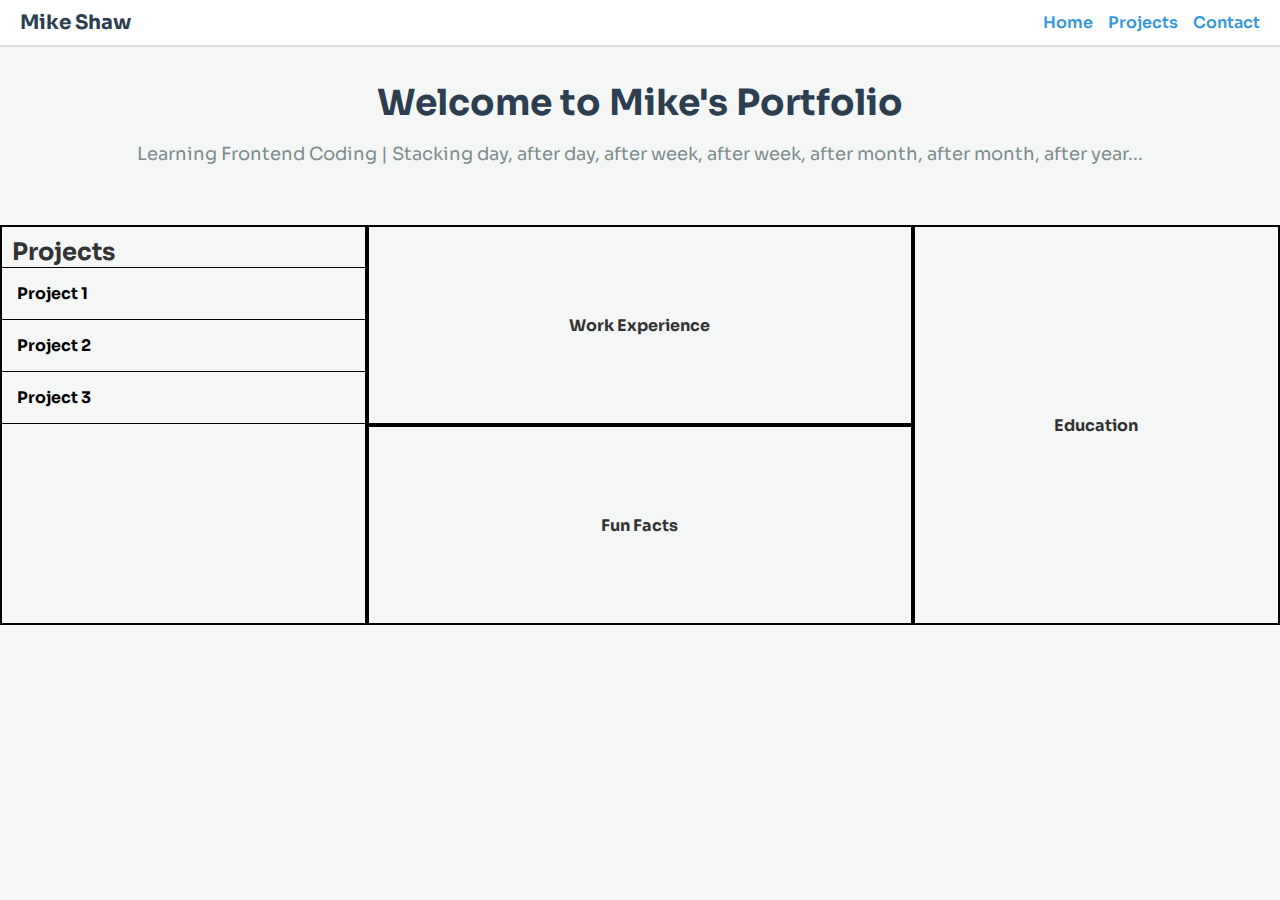
<file: index.html>
<!DOCTYPE html>
<html lang="en">
<head>
    <meta charset="UTF-8"> <!-- Sets the character encoding to UTF-8 for proper display of special characters -->
    <meta name="viewport" content="width=device-width, initial-scale=1.0"> <!-- Ensures the page is responsive on various screen sizes -->
    <title>Mike Shaw Portfolio</title> <!-- Title displayed in the browser tab -->

    <!-- Link to Google Fonts for the Sora font style -->
    <link href="https://fonts.googleapis.com/css2?family=Sora:wght@400;600;700&display=swap" rel="stylesheet">

    <!-- Link to external CSS -->
    <link rel="stylesheet" href="style.css">

</head>

<body>

    <!-- Navigation Bar -->
    <div class="navbar">
        <div class="logo">Mike Shaw</div> <!-- Logo on the left side of the navbar -->
        <div class="nav-links"> <!-- Navigation links on the right side -->
            <a href="index.html">Home</a> <!-- Link to the home page -->
            <a href="projects.html">Projects</a> <!-- Link to the projects page -->
            <a href="contact.html">Contact</a> <!-- Link to the contact page -->
        </div>
    </div>

    <!-- Main Content Section -->
    <header>
        <h1>Welcome to Mike's Portfolio</h1> <!-- Main title in the header -->
        <p>Learning Frontend Coding | Stacking day, after day, after week, after week, after month, after month, after year...</p> <!-- Description text below the title -->
    </header>

    <!-- Main Section with Boxes (Projects, Work Experience, Fun Facts, Education) -->
    <div class="box-container">
        <!-- Left Box with Project Links -->
        <div class="side-box projects-box">
            <h2 style="margin: 10px 0 0 10px;">Projects</h2> <!-- Title for the Projects section -->
            <div style="display: flex; flex-direction: column; width: 100%;">
                <a href="project1.html" class="project-link first">Project 1</a>
                <a href="project2.html" class="project-link">Project 2</a>
                <a href="project3.html" class="project-link">Project 3</a>
            </div>
        </div>
        
        <!-- Middle Section with Work Experience and Fun Facts -->
        <div class="middle-boxes">
            <div class="middle-box">Work Experience</div> <!-- Box for Work Experience -->
            <div class="middle-box">Fun Facts</div> <!-- Box for Fun Facts -->
        </div>

        <!-- Right Box for Education -->
        <div class="side-box">Education</div> <!-- Box for Education -->
    </div>

</body>
</html>

<!-- Actual content of the website will be below, in <body>, the way these tags are ordered are the way they will show up on the site -->
  <!-- h1 is the biggest, h6 is the smallest <h1> -->
  <!-- paragraph tag, automaticall formats itself <p> -->
  <!-- break tag for creating space vertically between lines: <br/> -->
  <!-- horizontal rule tab: straightline across site: <hr/> -->
  <!-- big and small tag for individual words <big> -->
  <!-- <header> , <main>, <footer> three main parts of the site page-->
</file>
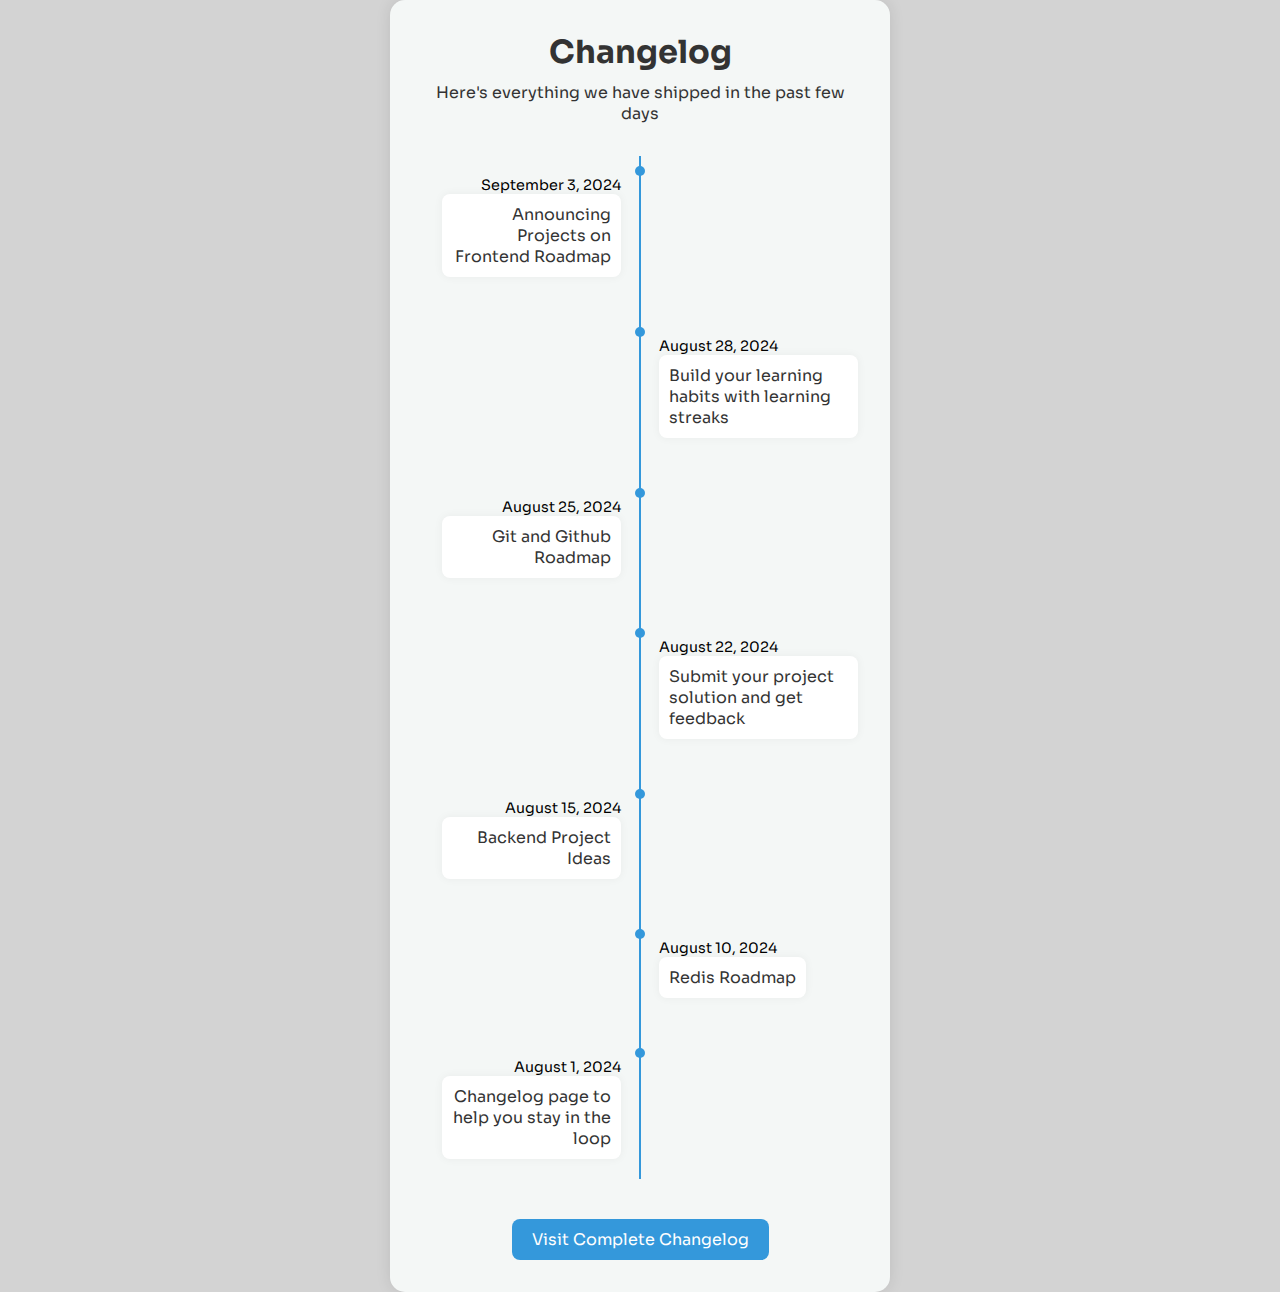
<file: changelog/index.html>
<!DOCTYPE html>
<html lang="en">
<head>
  <meta charset="UTF-8"> <!-- Sets the character encoding to UTF-8 for proper display of special characters -->
  <meta name="viewport" content="width=device-width, initial-scale=1.0"> <!-- Ensures the page is responsive on various screen sizes -->
  <title>Changelog</title> <!-- Title displayed in the browser tab -->

  <!-- Link to Google Fonts for the Sora font style -->
  <link href="https://fonts.googleapis.com/css2?family=Sora:wght@400;600;700&display=swap" rel="stylesheet">

  <!-- Link to external CSS -->
  <link rel="stylesheet" href="style.css">

</head>
<body>
  
  <div class="changelog-container">
  <h1>Changelog</h1>
  <p>Here's everything we have shipped in the past few days</p>

  <div class="timeline">
    <div class="timeline-item">
      <div class="timeline-date">September 3, 2024</div>
      <div class="timeline-content">Announcing Projects on Frontend Roadmap</div>
    </div>
    
    <div class="timeline-item">
      <div class="timeline-date">August 28, 2024</div>
      <div class="timeline-content">Build your learning habits with learning streaks</div>
    </div>
    
    <div class="timeline-item">
      <div class="timeline-date">August 25, 2024</div>
      <div class="timeline-content">Git and Github Roadmap</div>
    </div>
    
    <div class="timeline-item">
      <div class="timeline-date">August 22, 2024</div>
      <div class="timeline-content">Submit your project solution and get feedback</div>
    </div>
    
    <div class="timeline-item">
      <div class="timeline-date">August 15, 2024</div>
      <div class="timeline-content">Backend Project Ideas</div>
    </div>
    
    <div class="timeline-item">
      <div class="timeline-date">August 10, 2024</div>
      <div class="timeline-content">Redis Roadmap</div>
    </div>
    
    <div class="timeline-item">
      <div class="timeline-date">August 1, 2024</div>
      <div class="timeline-content">Changelog page to help you stay in the loop</div>
    </div>
  </div>
    
  <a href="#" class="button">Visit Complete Changelog</a>
</div>
  
</body>
</html>
</file>
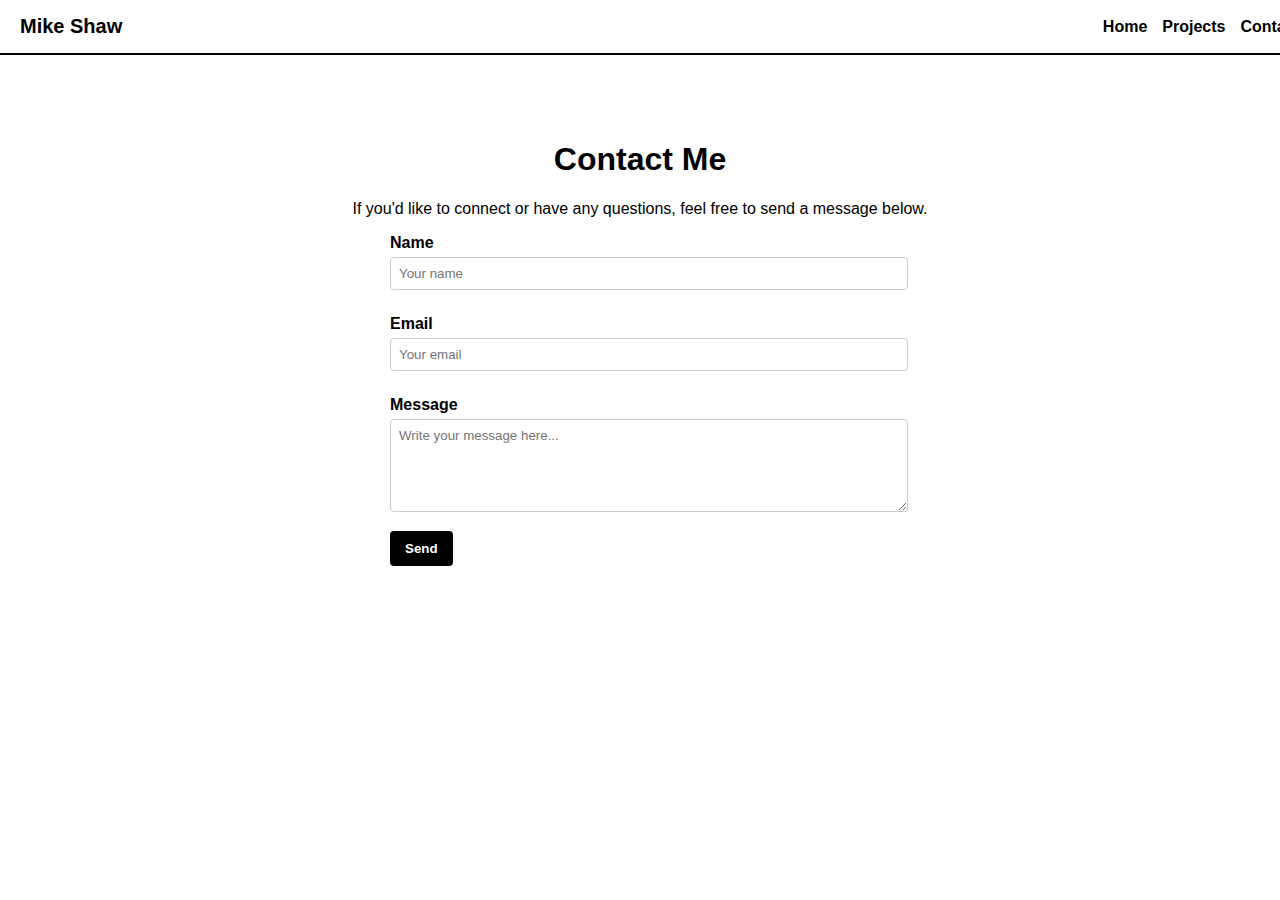
<file: contact.html>
<!DOCTYPE html>
<html lang="en">
<head>
  <meta charset="UTF-8" />
  <meta name="viewport" content="width=device-width, initial-scale=1.0" />
  <title>Contact - Mike Shaw</title>
  <style>
    /* General page reset and font */
    body {
      font-family: Arial, sans-serif;
      margin: 0;
      padding: 0;
    }

    /* Navigation Bar */
    .navbar {
      display: flex;
      justify-content: space-between;
      align-items: center;
      position: fixed;
      top: 0;
      width: 100%;
      background-color: white;
      padding: 15px 20px;
      border-bottom: 2px solid black;
      z-index: 1000;
    }

    .logo {
      font-size: 20px;
      font-weight: bold;
    }

    .nav-links {
      display: flex;
      gap: 15px;
    }

    .nav-links a {
      text-decoration: none;
      color: black;
      font-weight: bold;
    }

    .nav-links a:hover {
      text-decoration: underline;
    }

    /* Page content styling */
    .page-content {
      margin-top: 100px; /* space for fixed navbar */
      padding: 20px;
      text-align: center;
    }

    /* Contact form styling */
    .contact-form {
      max-width: 500px;
      margin: 0 auto;
      text-align: left;
    }

    .contact-form label {
      display: block;
      margin: 10px 0 5px;
      font-weight: bold;
    }

    .contact-form input,
    .contact-form textarea {
      width: 100%;
      padding: 8px;
      margin-bottom: 15px;
      border: 1px solid #ccc;
      border-radius: 4px;
      font-family: Arial, sans-serif;
    }

    .contact-form button {
      padding: 10px 15px;
      background-color: black;
      color: white;
      border: none;
      border-radius: 4px;
      cursor: pointer;
      font-weight: bold;
    }

    .contact-form button:hover {
      background-color: #333;
    }
  </style>
</head>

<body>
  <!-- Navigation Bar -->
  <div class="navbar">
    <div class="logo">Mike Shaw</div>
    <div class="nav-links">
      <a href="index.html">Home</a>
      <a href="projects.html">Projects</a>
      <a href="contact.html">Contact</a>
    </div>
  </div>

  <!-- Main Content -->
  <div class="page-content">
    <h1>Contact Me</h1>
    <p>If you'd like to connect or have any questions, feel free to send a message below.</p>

    <form class="contact-form">
      <label for="name">Name</label>
      <input type="text" id="name" placeholder="Your name" required>

      <label for="email">Email</label>
      <input type="email" id="email" placeholder="Your email" required>

      <label for="message">Message</label>
      <textarea id="message" rows="5" placeholder="Write your message here..." required></textarea>

      <button type="submit">Send</button>
    </form>
  </div>
</body>
</html>
</file>
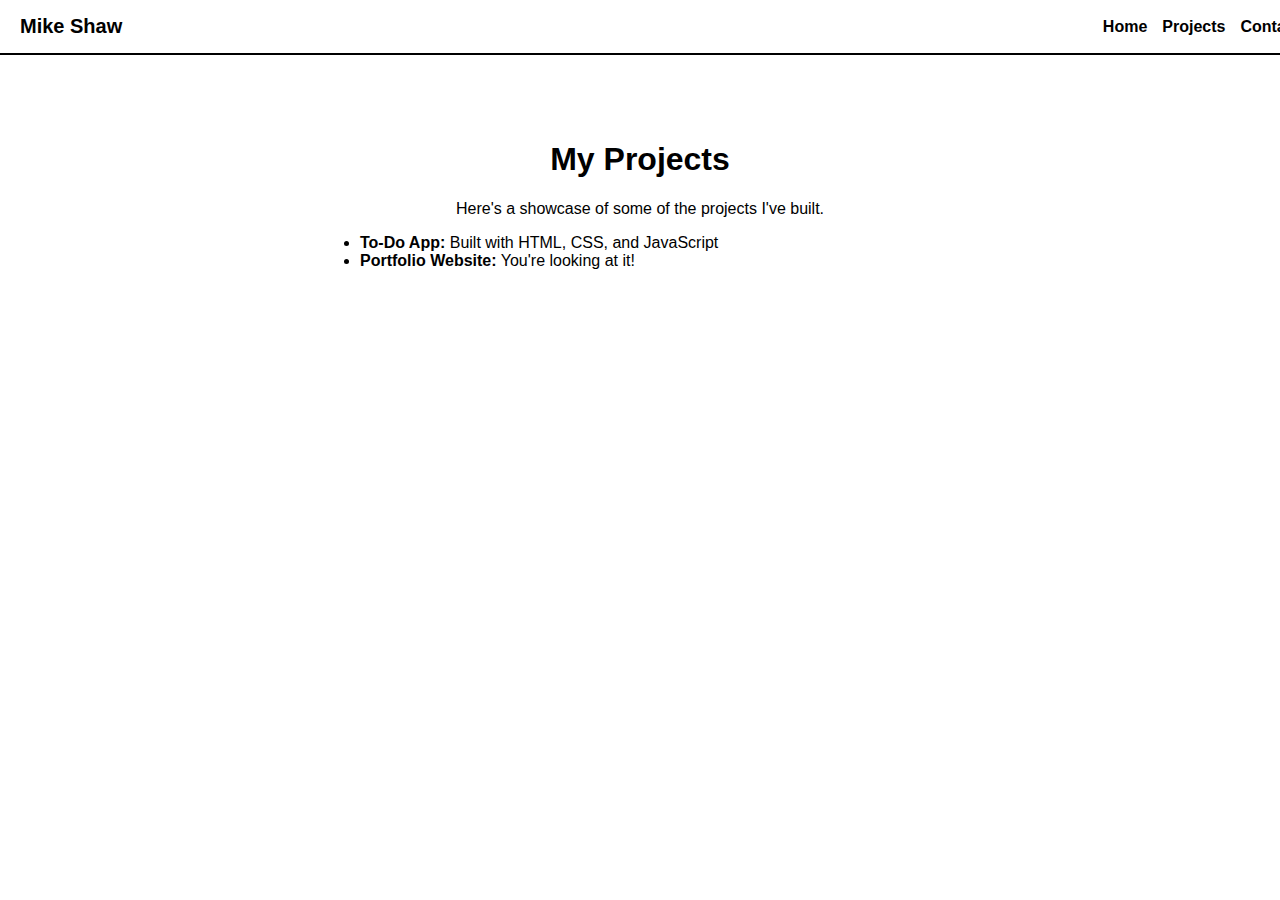
<file: projects.html>
<!DOCTYPE html>
<html lang="en">
<head>
  <meta charset="UTF-8" />
  <meta name="viewport" content="width=device-width, initial-scale=1.0" />
  <title>Projects - Mike Shaw</title>
  <style>
    /* General page reset and font */
    body {
      font-family: Arial, sans-serif;
      margin: 0;
      padding: 0;
    }

    /* Navigation Bar */
    .navbar {
      display: flex;
      justify-content: space-between;
      align-items: center;
      position: fixed;
      top: 0;
      width: 100%;
      background-color: white;
      padding: 15px 20px;
      border-bottom: 2px solid black;
      z-index: 1000;
    }

    .logo {
      font-size: 20px;
      font-weight: bold;
    }

    .nav-links {
      display: flex;
      gap: 15px;
    }

    .nav-links a {
      text-decoration: none;
      color: black;
      font-weight: bold;
    }

    .nav-links a:hover {
      text-decoration: underline;
    }

    /* Page content styling */
    .page-content {
      margin-top: 100px; /* space for fixed navbar */
      padding: 20px;
      text-align: center;
    }
  </style>
</head>

<body>
  <!-- Navigation Bar -->
  <div class="navbar">
    <div class="logo">Mike Shaw</div>
    <div class="nav-links">
      <a href="index.html">Home</a>
      <a href="projects.html">Projects</a>
      <a href="contact.html">Contact</a>
    </div>
  </div>

  <!-- Main Content -->
  <div class="page-content">
    <h1>My Projects</h1>
    <p>Here's a showcase of some of the projects I've built.</p>

    <!-- Example projects list -->
    <ul style="text-align: left; max-width: 600px; margin: auto;">
      <li><strong>To-Do App:</strong> Built with HTML, CSS, and JavaScript</li>
      <li><strong>Portfolio Website:</strong> You're looking at it!</li>
    </ul>
  </div>
</body>
</html>
</file>
<file: style.css>
/* General body styling, font, and background color */
        body {
            font-family: Sora, sans-serif; /* Sets font to Sora from Google Fonts */
            margin: 0; /* Removes default margin */
            padding: 0; /* Removes default padding */
            background-color: #f4f7f6; /* Light gray background for a subtle clean look */
            color: #333; /* Dark gray color for text for better readability */
        }
        
        /* Navigation bar styling */
        .navbar {
            display: flex; /* Aligns navbar items in a horizontal row */
            justify-content: space-between; /* Creates space between logo and links */
            align-items: center; /* Vertically centers items in navbar */
            flex-wrap: wrap; /* Allows the navbar to wrap on smaller screens */
            position: fixed; /* Fixes the navbar at the top of the page */
            top: 0; /* Aligns navbar to the top */
            width: 100%; /* Makes navbar full width of the screen */
            background-color: #ffffff; /* White background for the navbar */
            padding: 10px 20px; /* Adds padding inside the navbar */
            border-bottom: 2px solid #e0e0e0; /* Adds a light gray border below the navbar */
            box-sizing: border-box; /* Ensures padding is included in width calculation */
            z-index: 1000; /* Ensures navbar stays on top of other content */
        }

        /* Styling for the logo */
        .logo {
            font-size: 20px; /* Sets logo text size */
            font-weight: bold; /* Makes the logo text bold */
            color: #2c3e50; /* Dark gray color for the logo text */
        }

        /* Navigation links styling */
        .nav-links {
            display: flex; /* Aligns links in a horizontal row */
            flex-wrap: wrap; /* Allows links to wrap on small screens */
            gap: 15px; /* Adds space between links */
            font-size: 16px; /* Sets the font size for the links */
        }
        .nav-links a {
            white-space: nowrap; /* Prevents link text from breaking into multiple lines */
            text-decoration: none; /* Removes underline from links */
            color: #3498db; /* Light blue color for the links */
            font-weight: 600; /* Makes the links slightly bolder */
        }
        
        /* Hover effect for navigation links */
        .nav-links a:hover {
            background-color: #3498db; /* Changes background color to light blue on hover */
            color: #ffffff; /* Changes text color to white on hover */
            border-radius: 5px; /* Rounds the corners of the link on hover */
        }
        
        /* Media query for small screens (max-width 500px) */
        @media (max-width: 500px) {
            .navbar {
                flex-direction: column; /* Stacks navbar elements vertically on small screens */
                align-items: flex-start; /* Aligns items to the left */
            }

            .nav-links {
                margin-top: 10px; /* Adds space between logo and links */
            }
        }

        /* Pushes header down to avoid overlap with navbar */
        header {
            margin-top: 80px; /* Adds space at the top to avoid navbar overlap */
            text-align: center; /* Centers the text */
            color: #2c3e50; /* Dark gray color for the header text */
        }

        header h1 {
            font-size: 36px; /* Sets the size of the header */
            margin-bottom: 10px; /* Adds margin below the header */
        }

        header p {
            font-size: 18px; /* Sets the font size for the paragraph */
            color: #7f8c8d; /* Soft gray color for the paragraph text */
        }
        
        /* Container for the four boxes (left, middle, and right) */
        .box-container {
            display: flex; /* Aligns boxes in a row */
            width: 100vw; /* Makes the container take the full width of the viewport */
            height: 400px; /* Sets the height of the container */
            margin-top: 60px; /* Adds space for the fixed navbar */
        }
        
        /* Styling for the side boxes (left and right) */
        .side-box {
            flex: 1; /* Makes each side box take up equal space */
            background-color: #f4f7f6; /* White background for side boxes */
            border: 1px solid #e0e0e0; /* Light gray border for the side boxes */
            display: flex; /* Centers content inside the side boxes */
            align-items: center; /* Centers content vertically inside the box */
            justify-content: center; /* Centers content horizontally inside the box */
            font-weight: bold; /* Makes the text inside the box bold */
            border: 2px solid black; /* Adds a black border around the side box */
        }

        /* Custom class for the Projects side-box layout */
        .projects-box {
            flex-direction: column;
            align-items: flex-start;
            justify-content: flex-start;
            padding: 0;
        }

        /* Custom margin for the section heading */
        .projects-box h2 {
            margin: 10px 0 0 10px;
        }

        /* Common style for all project links */
        .project-link {
            padding: 15px;
            background-color: #f4f7f6;
            text-decoration: none;
            color: black;
            border-bottom: 1px solid black;
        }

        /* Only the first project gets top border too */
        .project-link.first {
            border-top: 1px solid black;
        }
        
        /* Styling for the middle section with two stacked boxes */
        .middle-boxes {
            display: flex; /* Aligns the boxes in a column */
            flex-direction: column; /* Stacks the boxes vertically */
            flex: 1.5; /* Makes the middle section larger than the side boxes */
        }
   
        /* Styling for each individual middle box */
        .middle-box {
            flex: 1; /* Makes each middle box take equal height */
            display: flex; /* Centers content inside the box */
            align-items: center; /* Vertically centers content */
            justify-content: center; /* Horizontally centers content */
            font-weight: bold; /* Makes the text bold */
            border: 2px solid black; /* Adds a black border around the middle boxes */
        }

        /* Adds a line between the two middle boxes */
        .middle-box:first-child {
            border-bottom: 2px solid black; /* Adds a black line between the two middle boxes */
        }
</file>
<file: changelog/style.css>
* {
  margin: 0;
  padding: 0;
  box-sizing: border-box;
}

body {
  font-family: Sora, sans-serif;
  display: flex;
  justify-content: center;
  align-items: center;
  min-height: 100vh;
  background-color: #D3D3D3;
  color: #333;
}

.changelog-container {
  background-color: #f4f7f6;
  padding: 2rem;
  border-radius: 15px;
  max-width: 500px;
  width: 100%;
  box-shadow: 0 0 15px rgba(0, 0, 0, 0.1);
  text-align: center;
}

.changelog-container h1 {
  font-size: 2rem;
  margin-bottom: 10px;
}

.changelog-container p {
  font-size: 1rem;
  color: #333;
  margin-bottom: 2rem;
}

.timeline {
  position: relative;
  margin: 20px 0;
  padding: 0;
}

.timeline:before {
  content: '';
  position: absolute;
  width: 2px;
  background-color: #3498db;
  top: 0;
  bottom: 0;
  left: 50%;
  margin-left: -1px;
}

.timeline-item {
  margin-bottom: 20px;
  position: relative;
  width: calc(50% + 1px);
  padding: 20px;
  text-align: right;
}

.timeline-item .timeline-date {
  font-size: 0.9rem;
  color: black;
}

.timeline-item .timeline-content {
  font-size: 1rem;
  background-color: white;
  border-radius: 8px;
  padding: 10px;
  box-shadow: 0 0 10px rgba(0, 0, 0, 0.05);
  display: inline-block;
}

.timeline-item:nth-child(even) {
  left: calc(50% - 1px);
  text-align: left;
  padding-left: 20px;
  padding-right: 0;
}

.timeline-item:nth-child(even) .timeline-content {
  margin-left: 0;
}

.timeline-item:before {
  content: '';
  position: absolute;
  width: 10px;
  height: 10px;
  right: -4px;
  background-color: #3498db;
  border-radius: 50%;
  top: 10px;
}

.timeline-item:nth-child(even):before {
  left: -4px;
  right: auto;
}

.button {
  display: inline-block;
  background-color: #3498db;
  color: white;
  padding: 10px 20px;
  text-decoration: none;
  border-radius: 8px;
  margin-top: 20px;
}

.button:hover {
  background-color: #D3D3D3;
}

@media (max-width: 600px) {
  .timeline-item {
    width: 100%;
    text-align: left;
    padding-left: 20px;
  }

  .timeline-item:nth-child(even) {
    left: 0;
    padding-left: 20px;
  }

  .timeline:before {
    left: 10px;
  }

  .timeline-item:before {
    left: 5px;
  }

  .timeline-item:nth-child(even):before {
    left: 5px;
  }
  
}
</file>
